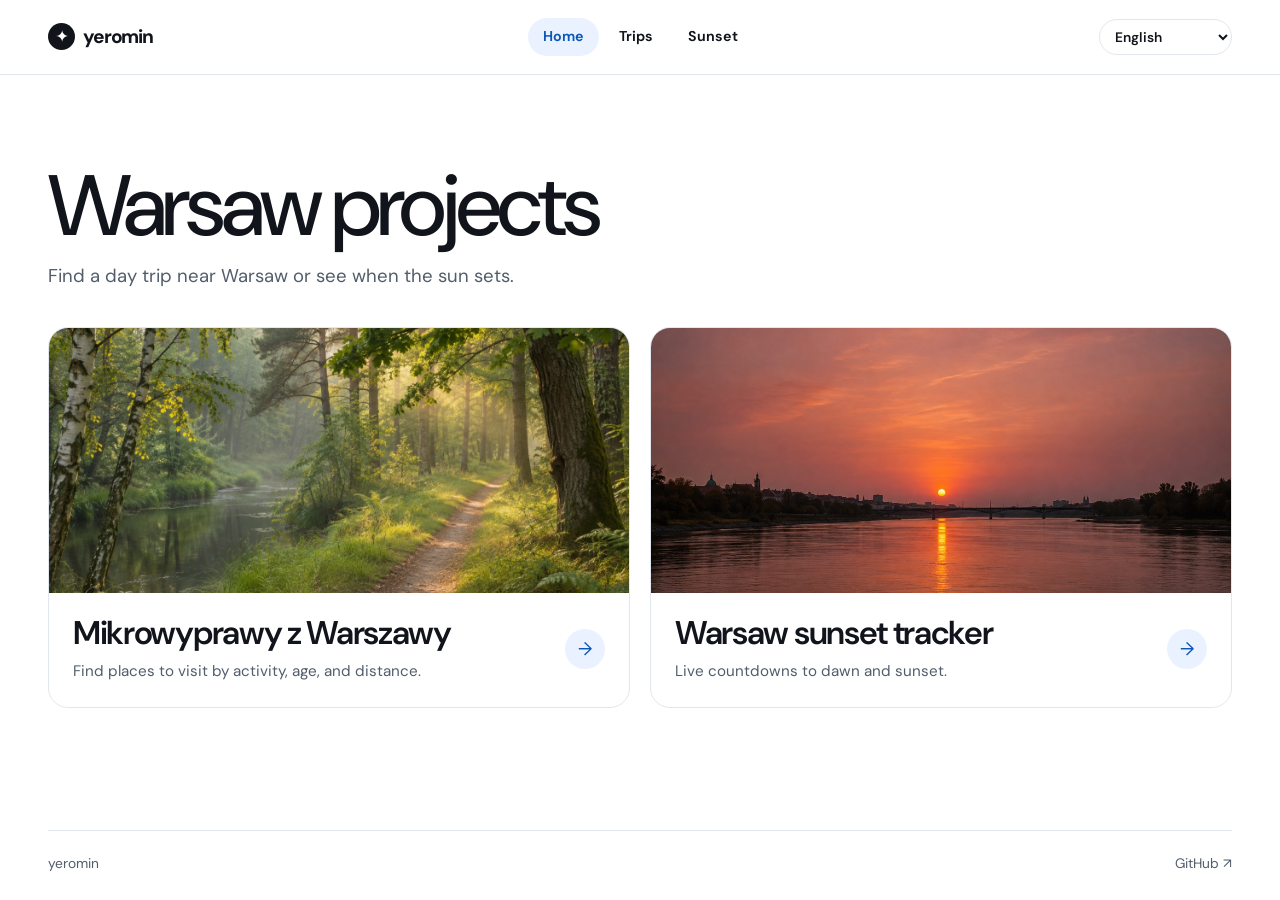
<file: index.html>
<!doctype html>
<html lang="en">
<head>
  <meta charset="utf-8">
  <meta name="viewport" content="width=device-width, initial-scale=1">
  <meta name="description" data-i18n-content="homeMeta" content="Explore day trips from Warsaw and track sunrise, sunset, and twilight.">
  <meta name="theme-color" content="#ffffff">
  <title data-i18n="homeTitle">Warsaw projects · yeromin</title>
  <link rel="icon" href="assets/favicon.png" type="image/png">
  <link rel="stylesheet" href="assets/site.css?v=11">
  <script type="module">
    import { wireLanguageSwitch } from "./assets/i18n.js?v=6";
    wireLanguageSwitch();
  </script>
</head>
<body>
  <a class="skip-link" href="#main" data-i18n="skip">Skip to content</a>
  <header class="site-header">
    <div class="shell header-inner">
      <a class="wordmark" href="./" aria-label="yeromin home" data-i18n-aria-label="siteHome"><span class="brand-mark" aria-hidden="true">✦</span>yeromin</a>
      <nav class="site-nav" aria-label="Main navigation" data-i18n-aria-label="navigation">
        <a href="./" aria-current="page" data-i18n="home">Home</a>
        <a href="mikrowyprawy/" data-i18n="trips">Trips</a>
        <a href="https://yeromin.github.io/warsaw-sunset/" data-i18n="sunset">Sunset</a>
      </nav>
      <select id="site-language" class="language-select" aria-label="Language" data-i18n-aria-label="language" hidden>
        <option value="en" lang="en">English</option>
        <option value="uk" lang="uk">Українська</option>
      </select>
    </div>
  </header>

  <main id="main" class="shell home-main">
    <div class="home-intro">
      <h1 data-i18n="homeHeading">Warsaw projects</h1>
      <p data-i18n="homeIntro">Find a day trip near Warsaw or see when the sun sets.</p>
    </div>

    <div class="project-grid">
      <a class="project-card" href="mikrowyprawy/">
        <img src="assets/woodland.jpg" alt="" width="1360" height="907" fetchpriority="high">
        <div class="project-info">
          <div>
            <h2 lang="pl">Mikrowyprawy z Warszawy</h2>
            <p data-i18n="tripProject">Find places to visit by activity, age, and distance.</p>
          </div>
          <span class="arrow-circle" aria-hidden="true">→</span>
        </div>
      </a>
      <a class="project-card" href="https://yeromin.github.io/warsaw-sunset/">
        <img src="assets/sunset.jpg" alt="" width="1140" height="760">
        <div class="project-info">
          <div>
            <h2 data-i18n="sunsetProjectTitle">Warsaw sunset tracker</h2>
            <p data-i18n="sunsetProject">Live countdowns to dawn and sunset.</p>
          </div>
          <span class="arrow-circle" aria-hidden="true">→</span>
        </div>
      </a>
    </div>
  </main>

  <footer class="site-footer shell">
    <span>yeromin</span>
    <a href="https://github.com/yeromin">GitHub <span aria-hidden="true">↗</span></a>
  </footer>
</body>
</html>
</file>
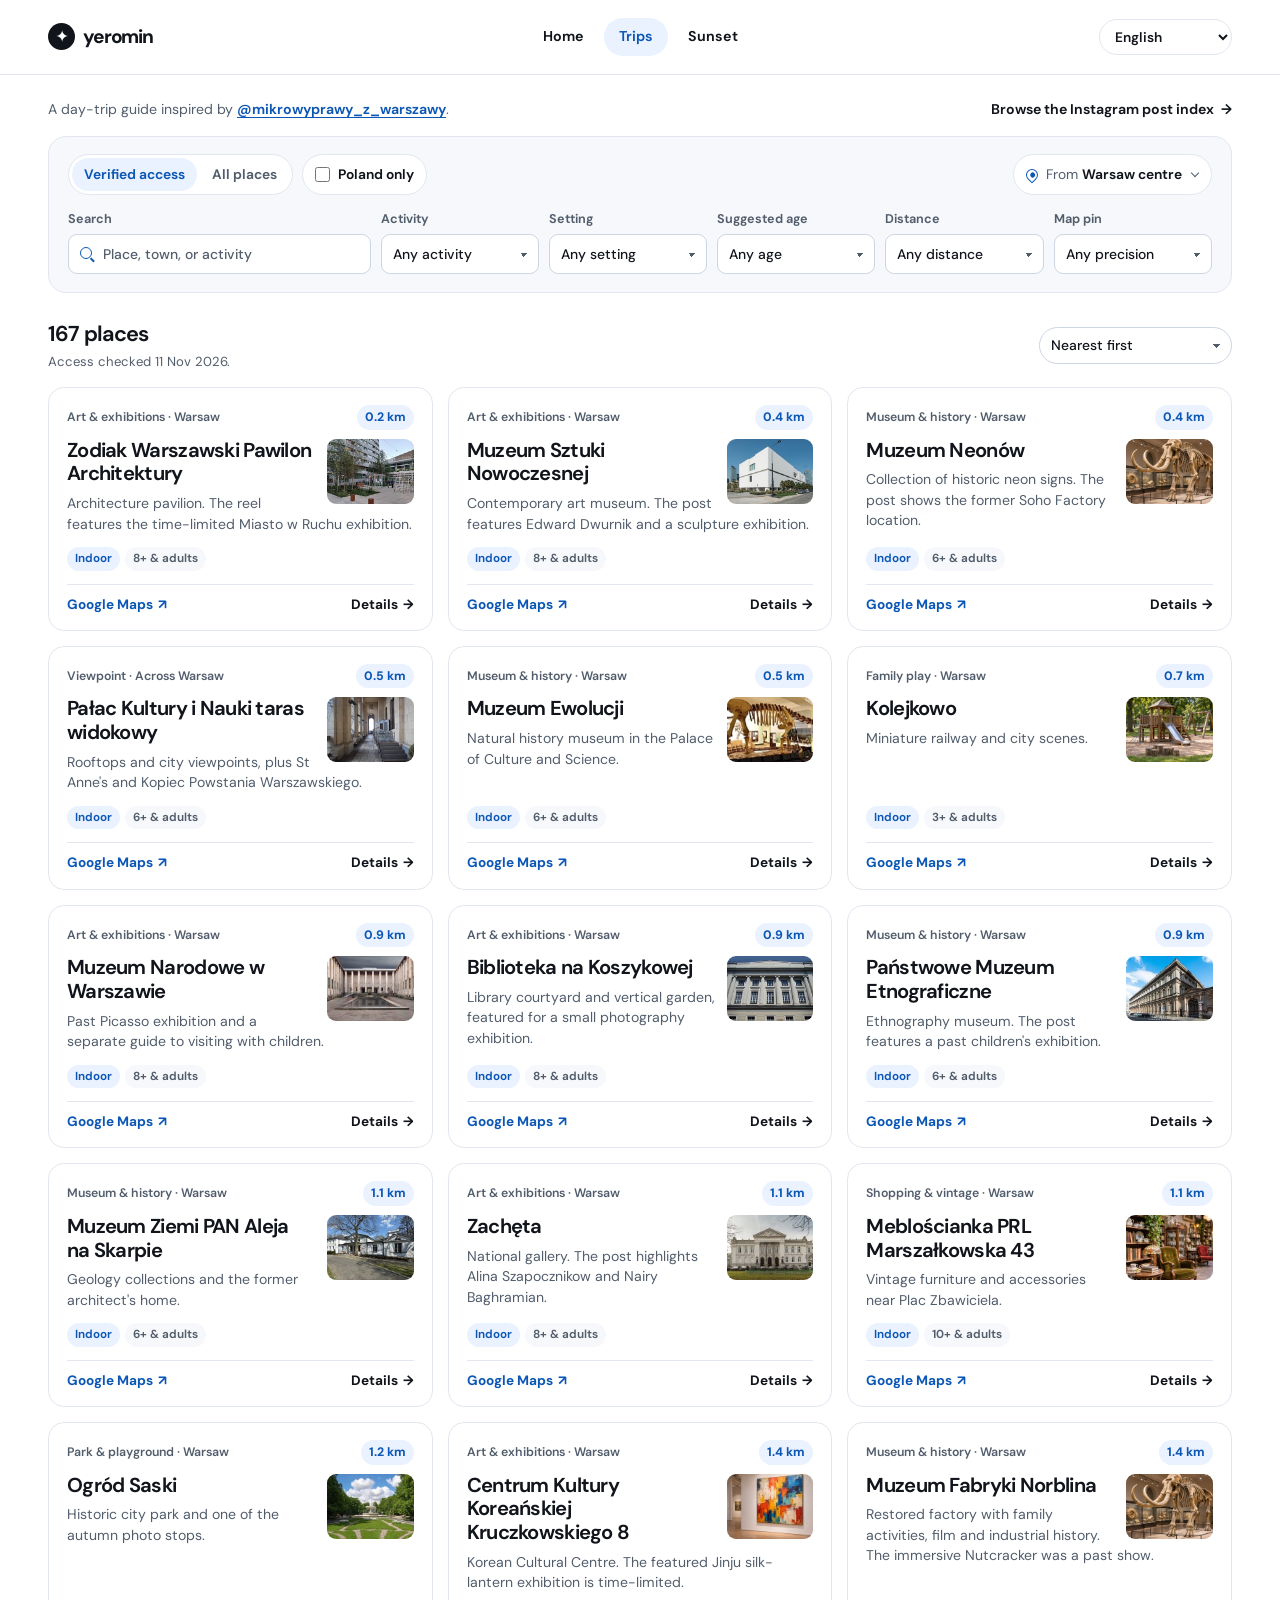
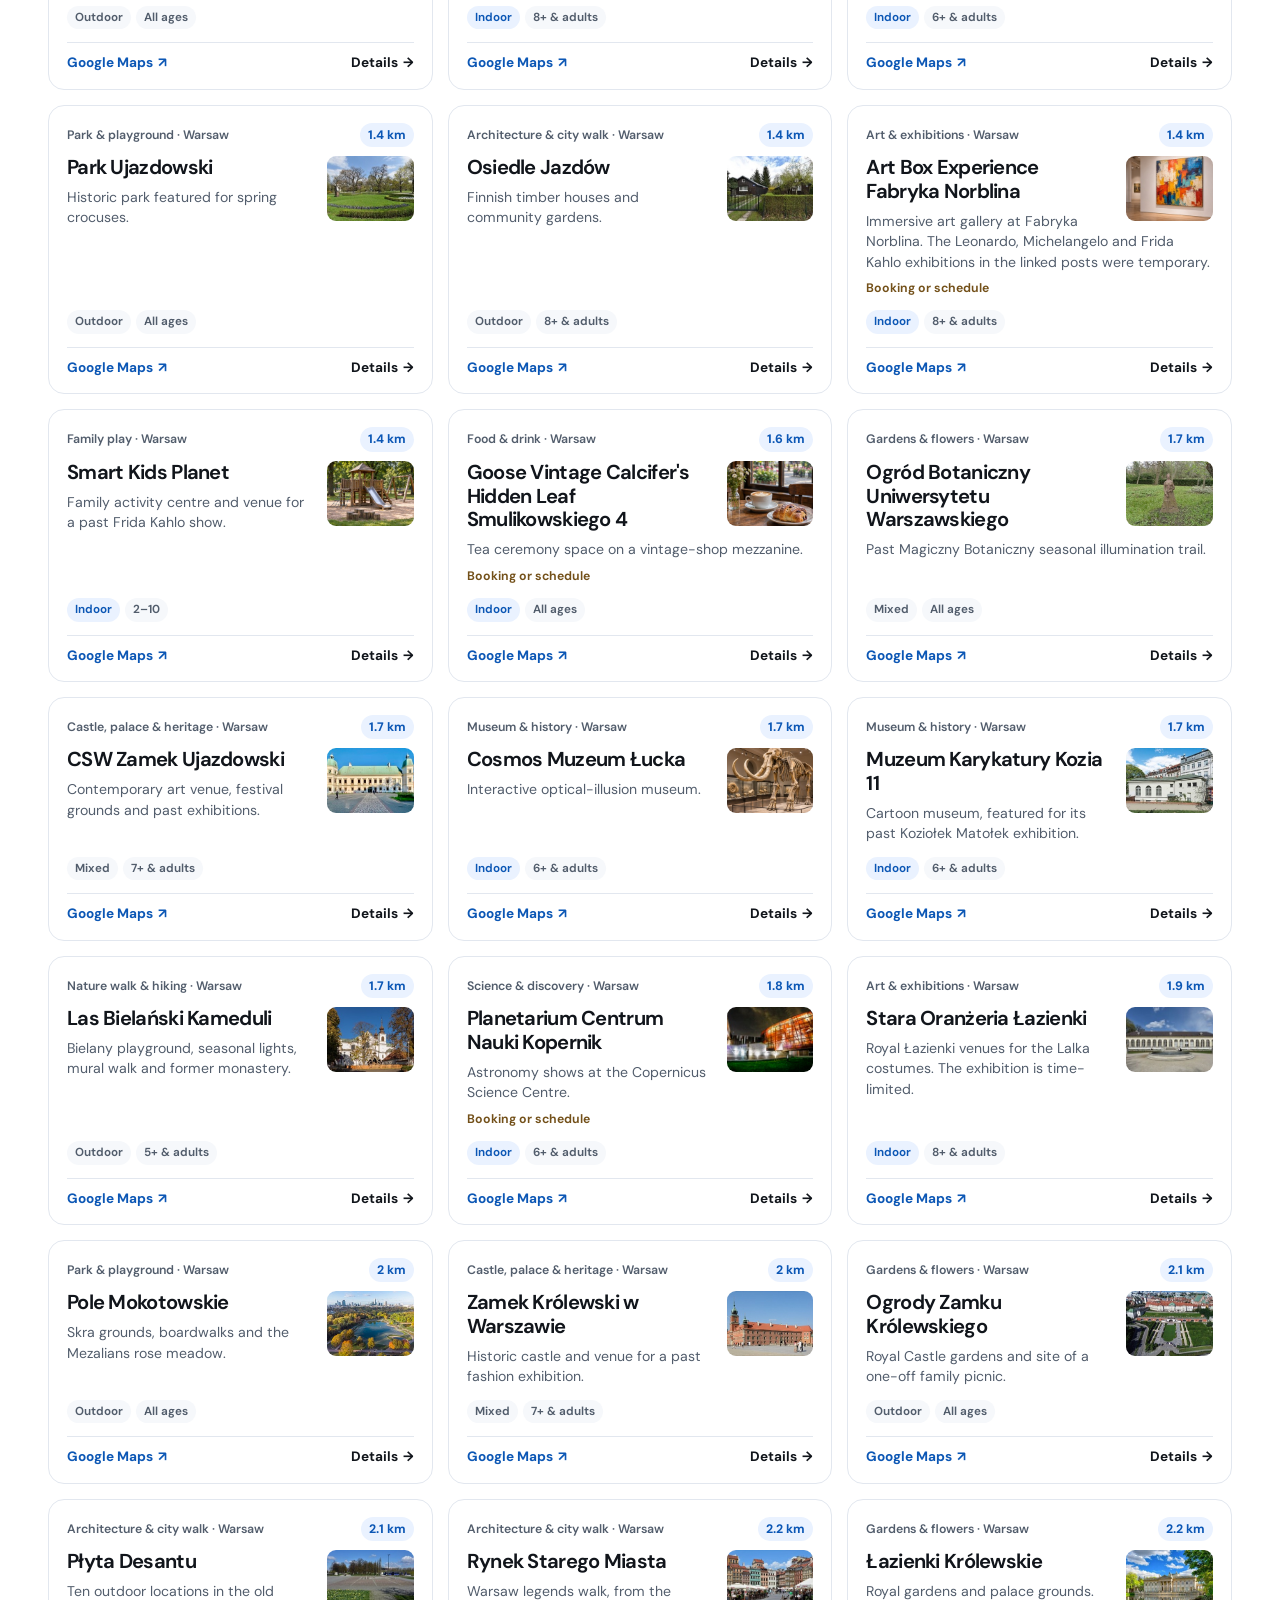
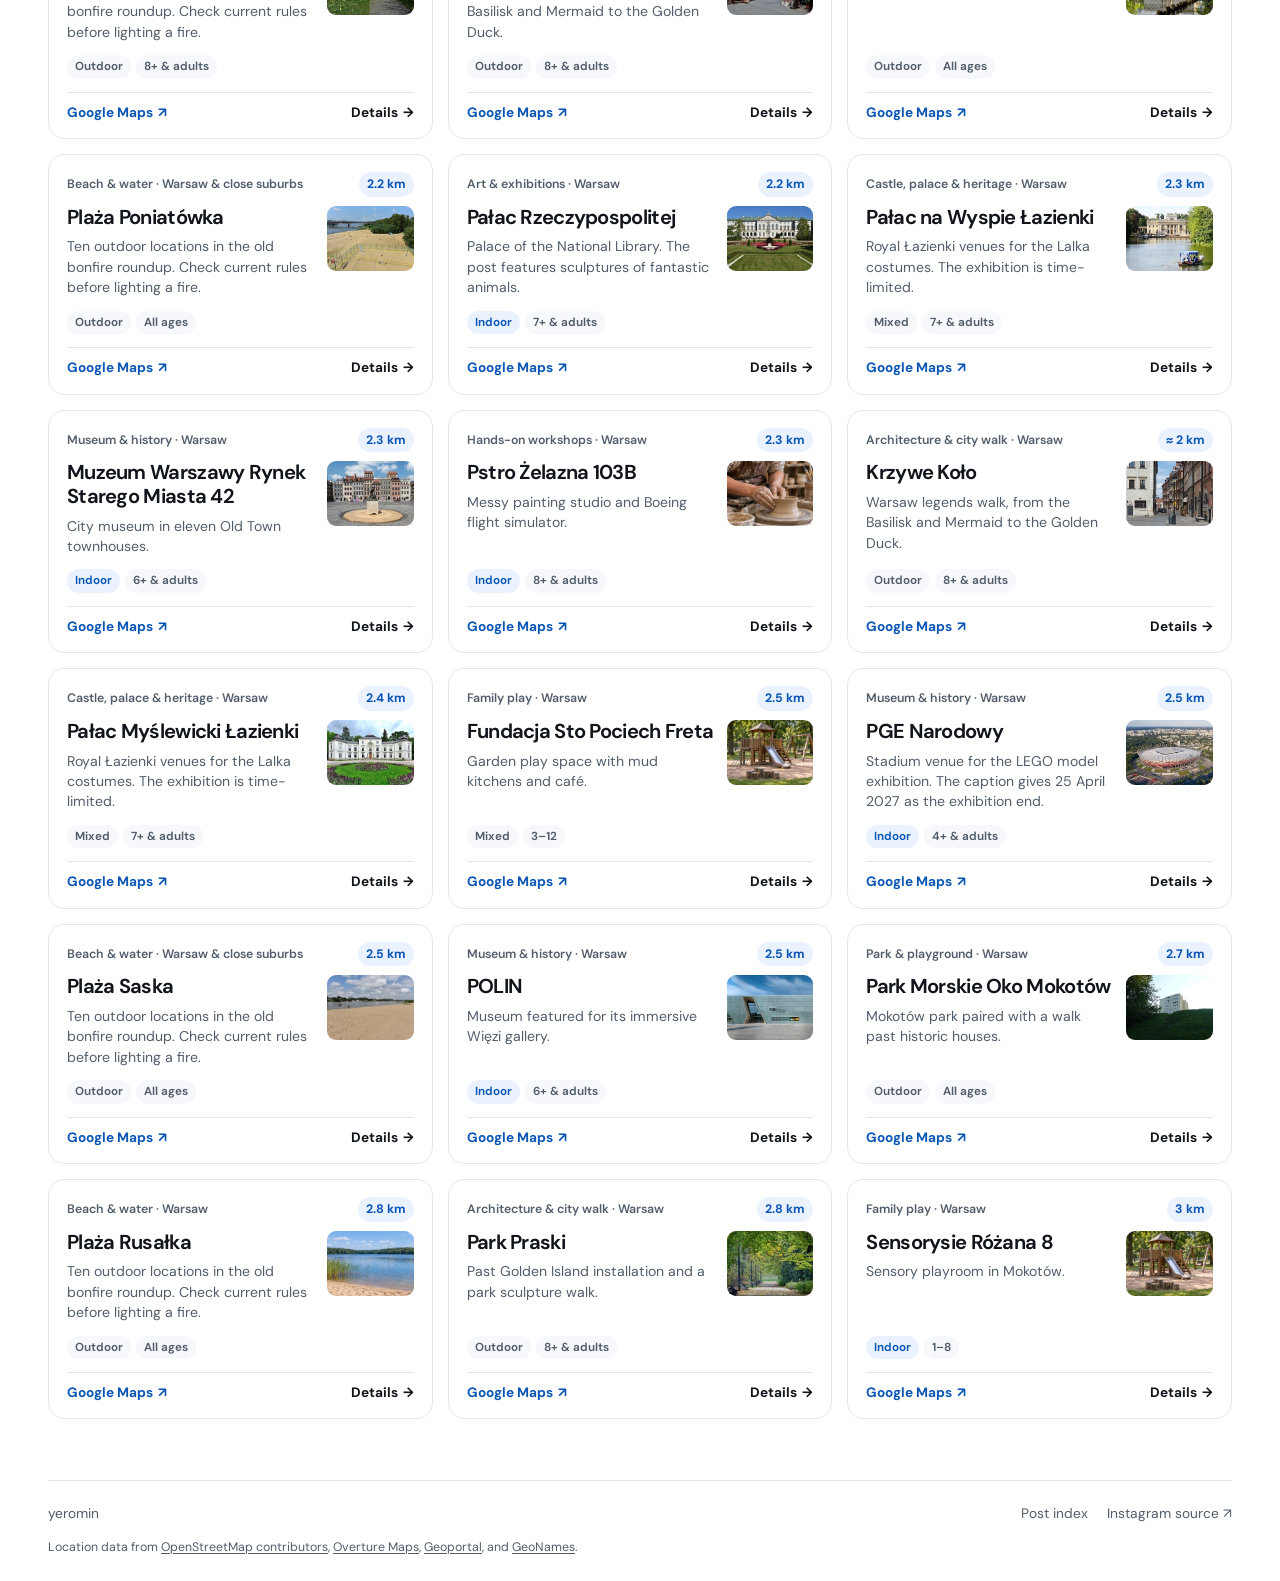
<file: mikrowyprawy/index.html>
<!doctype html>
<html lang="en">
<head>
  <meta charset="utf-8">
  <meta name="viewport" content="width=device-width, initial-scale=1">
  <meta name="description" data-i18n-content="tripMeta" content="Find day trips from Warsaw by visitor access, activity, age, and distance. Based on the Mikrowyprawy z Warszawy Instagram archive.">
  <meta name="theme-color" content="#ffffff">
  <title>Mikrowyprawy z Warszawy · yeromin</title>
  <link rel="icon" href="../assets/favicon.png" type="image/png">
  <link rel="stylesheet" href="../assets/site.css?v=11">
  <script type="module" src="./trips.js?v=13"></script>
</head>
<body>
  <a class="skip-link" href="#main" data-i18n="skip">Skip to content</a>
  <header class="site-header">
    <div class="shell header-inner">
      <a class="wordmark" href="../" aria-label="yeromin home" data-i18n-aria-label="siteHome"><span class="brand-mark" aria-hidden="true">✦</span>yeromin</a>
      <nav class="site-nav" aria-label="Main navigation" data-i18n-aria-label="navigation">
        <a href="../" data-i18n="home">Home</a>
        <a href="./" aria-current="page" data-i18n="trips">Trips</a>
        <a href="https://yeromin.github.io/warsaw-sunset/" data-i18n="sunset">Sunset</a>
      </nav>
      <select id="site-language" class="language-select" aria-label="Language" data-i18n-aria-label="language" hidden>
        <option value="en" lang="en">English</option>
        <option value="uk" lang="uk">Українська</option>
      </select>
    </div>
  </header>

  <main id="main" class="shell trip-main">
    <h1 class="sr-only" data-i18n="trips">Trips</h1>
    <div class="trip-intro">
      <p><span data-i18n="tripIntro">A day-trip guide inspired by</span> <a href="https://www.instagram.com/mikrowyprawy_z_warszawy/" target="_blank" rel="noopener">@mikrowyprawy_z_warszawy</a>.</p>
      <a class="archive-link" href="posts/"><span data-i18n="browsePosts">Browse the Instagram post index</span><span aria-hidden="true">→</span></a>
    </div>

    <section aria-label="Find a trip" data-i18n-aria-label="findTrip">
      <div class="filter-panel" id="find-trips" tabindex="-1">
        <div class="explorer-tools">
          <div class="scope-controls">
            <div class="view-toggle" role="group" aria-label="Places to show" data-i18n-aria-label="placesToShow">
              <button type="button" data-scope="verified" aria-pressed="true" data-i18n="verified">Verified access</button>
              <button type="button" data-scope="all" aria-pressed="false" data-i18n="allPlaces">All places</button>
            </div>
            <label class="country-filter">
              <input type="checkbox" name="poland" form="filters">
              <span data-i18n="polandOnly">Poland only</span>
            </label>
          </div>
          <button class="start-button" id="open-start" type="button" aria-haspopup="dialog">
            <span class="pin-icon" aria-hidden="true"></span>
            <span><span data-i18n="from">From</span> <strong id="start-name">Warsaw centre</strong></span>
            <span class="chevron" aria-hidden="true"></span>
          </button>
        </div>

        <form id="filters" class="filters" role="search" aria-label="Filter places" data-i18n-aria-label="filterPlaces">
          <label class="field search-field">
            <span data-i18n="search">Search</span>
            <span class="search-box"><span class="search-icon" aria-hidden="true"></span><input name="q" type="search" placeholder="Place, town, or activity" data-i18n-placeholder="tripSearch"></span>
          </label>
          <label class="field">
            <span data-i18n="activity">Activity</span>
            <select name="activity"><option value="" data-i18n="anyActivity">Any activity</option></select>
          </label>
          <label class="field">
            <span data-i18n="setting">Setting</span>
            <select name="setting">
              <option value="" data-i18n="anySetting">Any setting</option>
              <option value="Outdoor">Outdoor</option>
              <option value="Indoor">Indoor</option>
              <option value="Mixed">Mixed</option>
            </select>
          </label>
          <label class="field age-field">
            <span data-i18n="age">Suggested age</span>
            <select name="age"><option value="" data-i18n="anyAge">Any age</option></select>
          </label>
          <label class="field distance-field">
            <span data-i18n="distance">Distance</span>
            <select name="within">
              <option value="" data-i18n="anyDistance">Any distance</option>
              <option value="5">Within 5 km</option>
              <option value="15">Within 15 km</option>
              <option value="30">Within 30 km</option>
              <option value="60">Within 60 km</option>
              <option value="100">Within 100 km</option>
              <option value="200">Within 200 km</option>
              <option value="400">Within 400 km</option>
              <option value="800">Within 800 km</option>
              <option value="1600">Within 1,600 km</option>
            </select>
          </label>
          <label class="field">
            <span data-i18n="pin">Map pin</span>
            <select name="pin">
              <option value="" data-i18n="anyPrecision">Any precision</option>
              <option value="place" data-i18n="exactPins">Place pins</option>
              <option value="area" data-i18n="areaPins">Area estimates</option>
            </select>
          </label>
          <label id="status-field" class="field status-field" hidden>
            <span data-i18n="visitStatus">Visit status</span>
            <select name="status"><option value="" data-i18n="anyStatus">Any status</option></select>
          </label>
        </form>
      </div>

      <div class="result-bar">
        <div>
          <h2 id="result-count" aria-live="polite">Loading places…</h2>
          <p class="result-note" id="result-note"></p>
        </div>
        <div class="result-actions">
          <button class="text-button" type="button" id="clear-filters" data-i18n="clearFilters" hidden>Clear filters</button>
          <label class="sort-field"><span class="sr-only" data-i18n="sort">Sort places</span><select id="sort-order">
            <option value="near" data-i18n="nearest">Nearest first</option>
            <option value="name" data-i18n="alphabetical">Name A–Z</option>
            <option value="recent" data-i18n="latest">Latest Instagram posts</option>
          </select></label>
        </div>
      </div>

      <noscript><p class="empty-state">Enable JavaScript to search and filter the archive.</p></noscript>
      <div id="places" class="place-grid" aria-labelledby="result-count"></div>
      <p id="empty-places" class="empty-state" data-i18n="noPlaces" hidden>No places match these filters. Try a different activity, age, or distance.</p>
    </section>
  </main>

  <footer class="site-footer shell">
    <a href="../">yeromin</a>
    <div class="footer-links"><a href="posts/" data-i18n="postIndex">Post index</a><a href="https://www.instagram.com/mikrowyprawy_z_warszawy/" target="_blank" rel="noopener"><span data-i18n="instagramSource">Instagram source</span> <span aria-hidden="true">↗</span></a></div>
  </footer>
  <div class="map-credits shell"><span data-i18n="locationData">Location data from</span> <a href="https://www.openstreetmap.org/copyright" data-i18n="osmContributors">OpenStreetMap contributors</a>, <a href="https://docs.overturemaps.org/attribution/">Overture Maps</a>, <a href="https://www.geoportal.gov.pl/en/data/national-register-of-geographical-names/">Geoportal</a>, <span data-i18n="and">and</span> <a href="https://www.geonames.org/export/">GeoNames</a>.</div>

  <template id="place-card">
    <article class="place-card">
      <div class="place-top"><p class="place-context"></p><span class="place-distance"></span></div>
      <div class="place-text">
        <img class="place-photo" alt="" width="240" height="180" loading="lazy" decoding="async">
        <h3></h3>
        <p class="place-description"></p>
      </div>
      <div class="place-tags"></div>
      <div class="place-actions">
        <a class="map-link" target="_blank" rel="noopener">Google Maps <span aria-hidden="true">↗</span></a>
        <button type="button" class="text-button details-button" aria-haspopup="dialog"><span class="details-label">Details</span> <span aria-hidden="true">→</span></button>
      </div>
    </article>
  </template>

  <dialog id="place-dialog" class="dialog" aria-labelledby="place-title">
    <div class="dialog-heading">
      <h2 id="place-title"></h2>
      <form method="dialog"><button class="close-button" type="submit" aria-label="Close place details" data-i18n-aria-label="closeDetails">×</button></form>
    </div>
    <div id="place-details"></div>
  </dialog>

  <dialog id="start-dialog" class="dialog start-dialog" aria-labelledby="start-title">
    <div class="dialog-heading">
      <h2 id="start-title" data-i18n="start">Starting point</h2>
      <form method="dialog"><button class="close-button" type="submit" aria-label="Close starting point" data-i18n-aria-label="closeStart">×</button></form>
    </div>
    <p data-i18n="startIntro">Enter a city to measure straight-line distances from its centre, or paste coordinates for an exact starting point. Your starting point stays in this browser.</p>
    <button class="button button-outline" id="use-location" type="button" data-i18n="useLocation">Use my current location</button>
    <form id="custom-start" class="start-form">
      <label class="field"><span data-i18n="cityOrCoords">City or coordinates</span><input name="origin" type="text" placeholder="Kraków" data-i18n-placeholder="exampleCity" autocomplete="off" autofocus required></label>
      <button class="button button-primary" type="submit" data-i18n="saveHome">Save as Home</button>
      <label class="field city-choice" hidden><span data-i18n="matchingCities">Matching cities</span><select name="city" disabled required></select></label>
    </form>
    <p class="form-message" id="start-message" role="status"></p>
    <button class="text-button" type="button" id="reset-start" data-i18n="resetStart">Use Warsaw centre</button>
  </dialog>
</body>
</html>
</file>
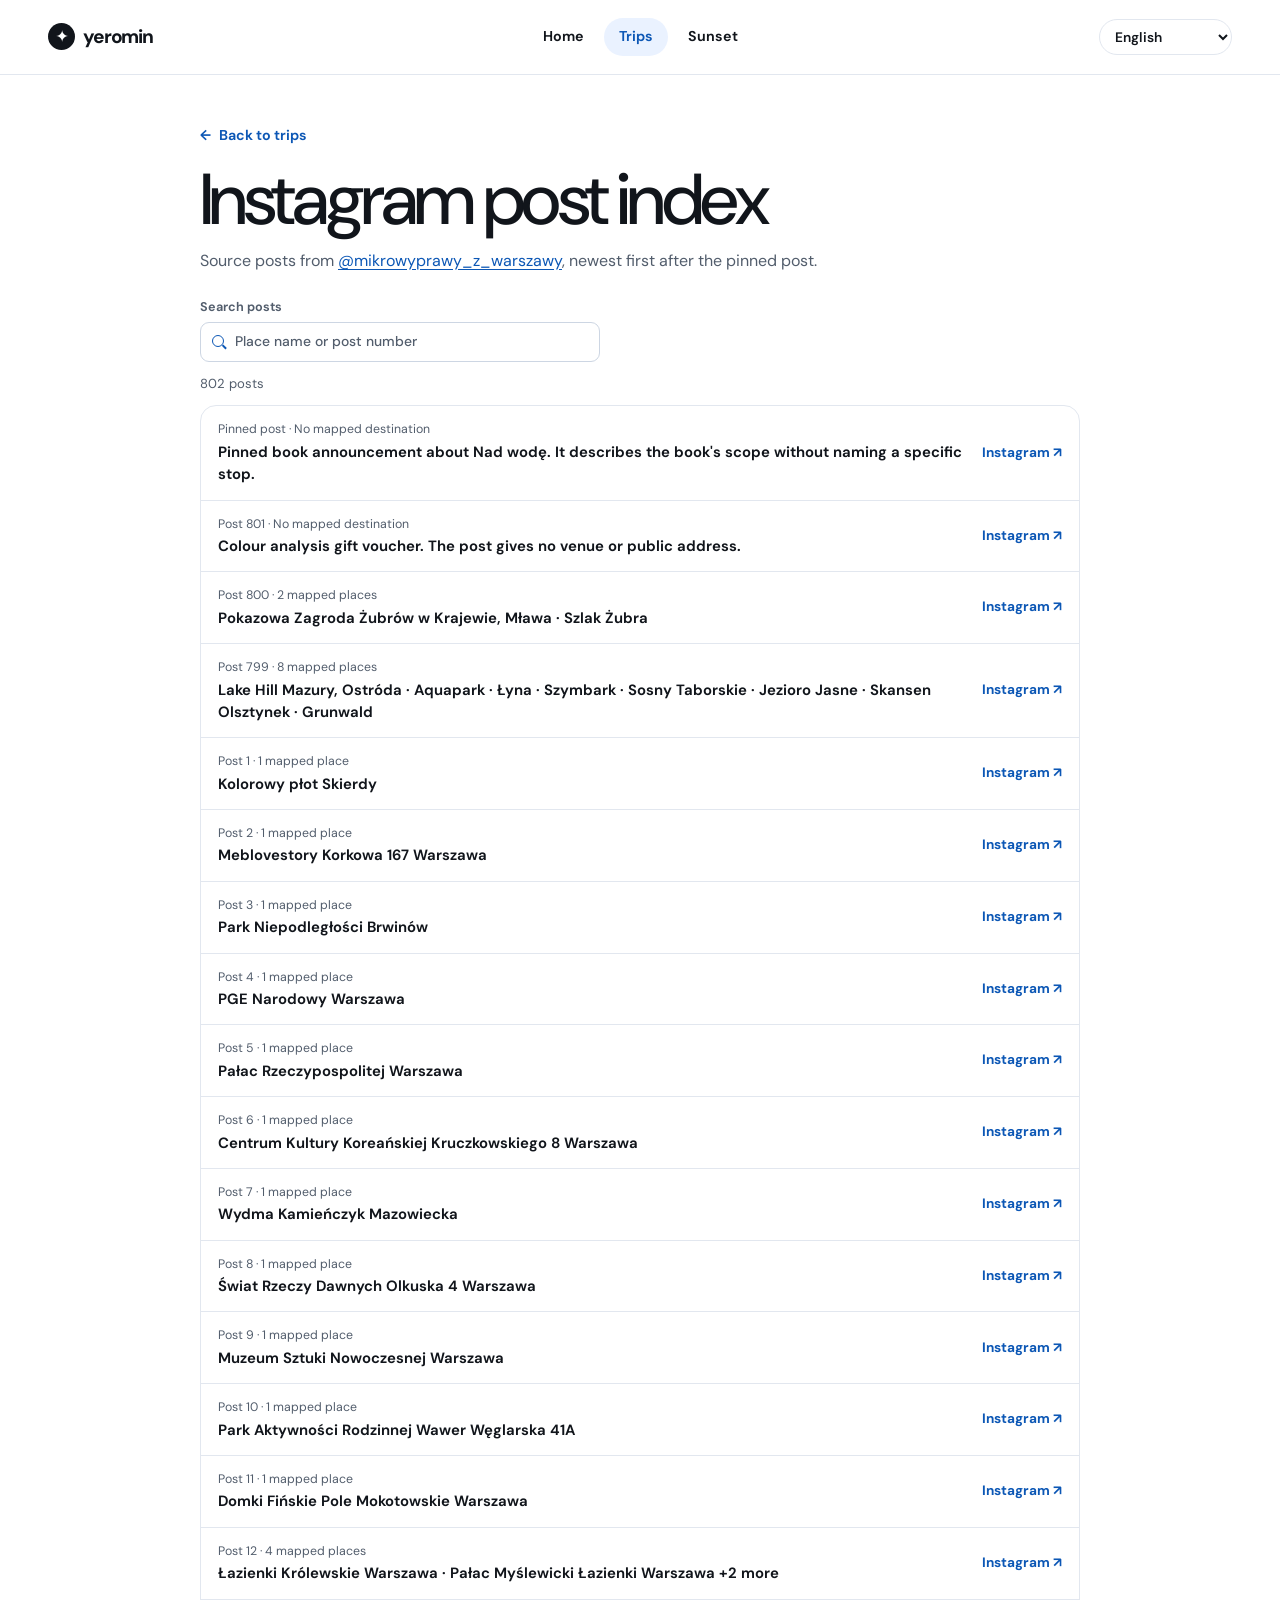
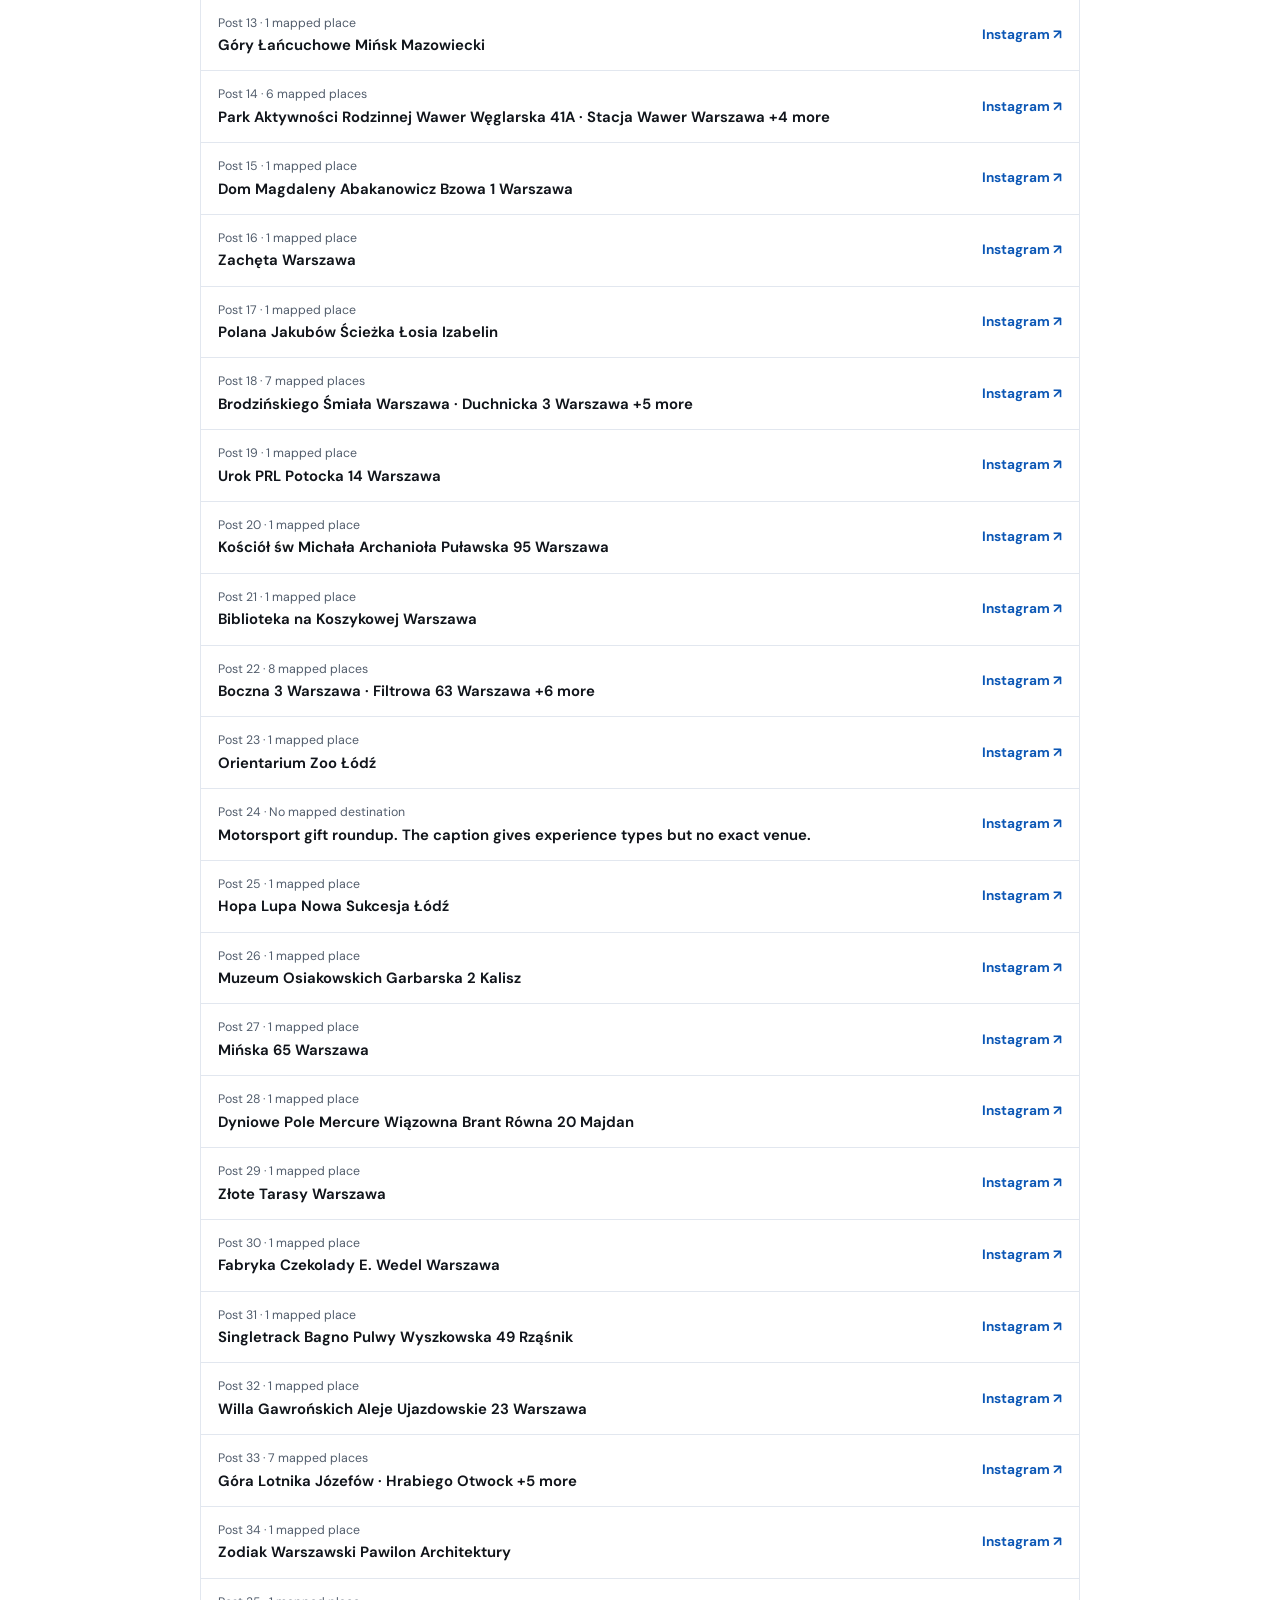
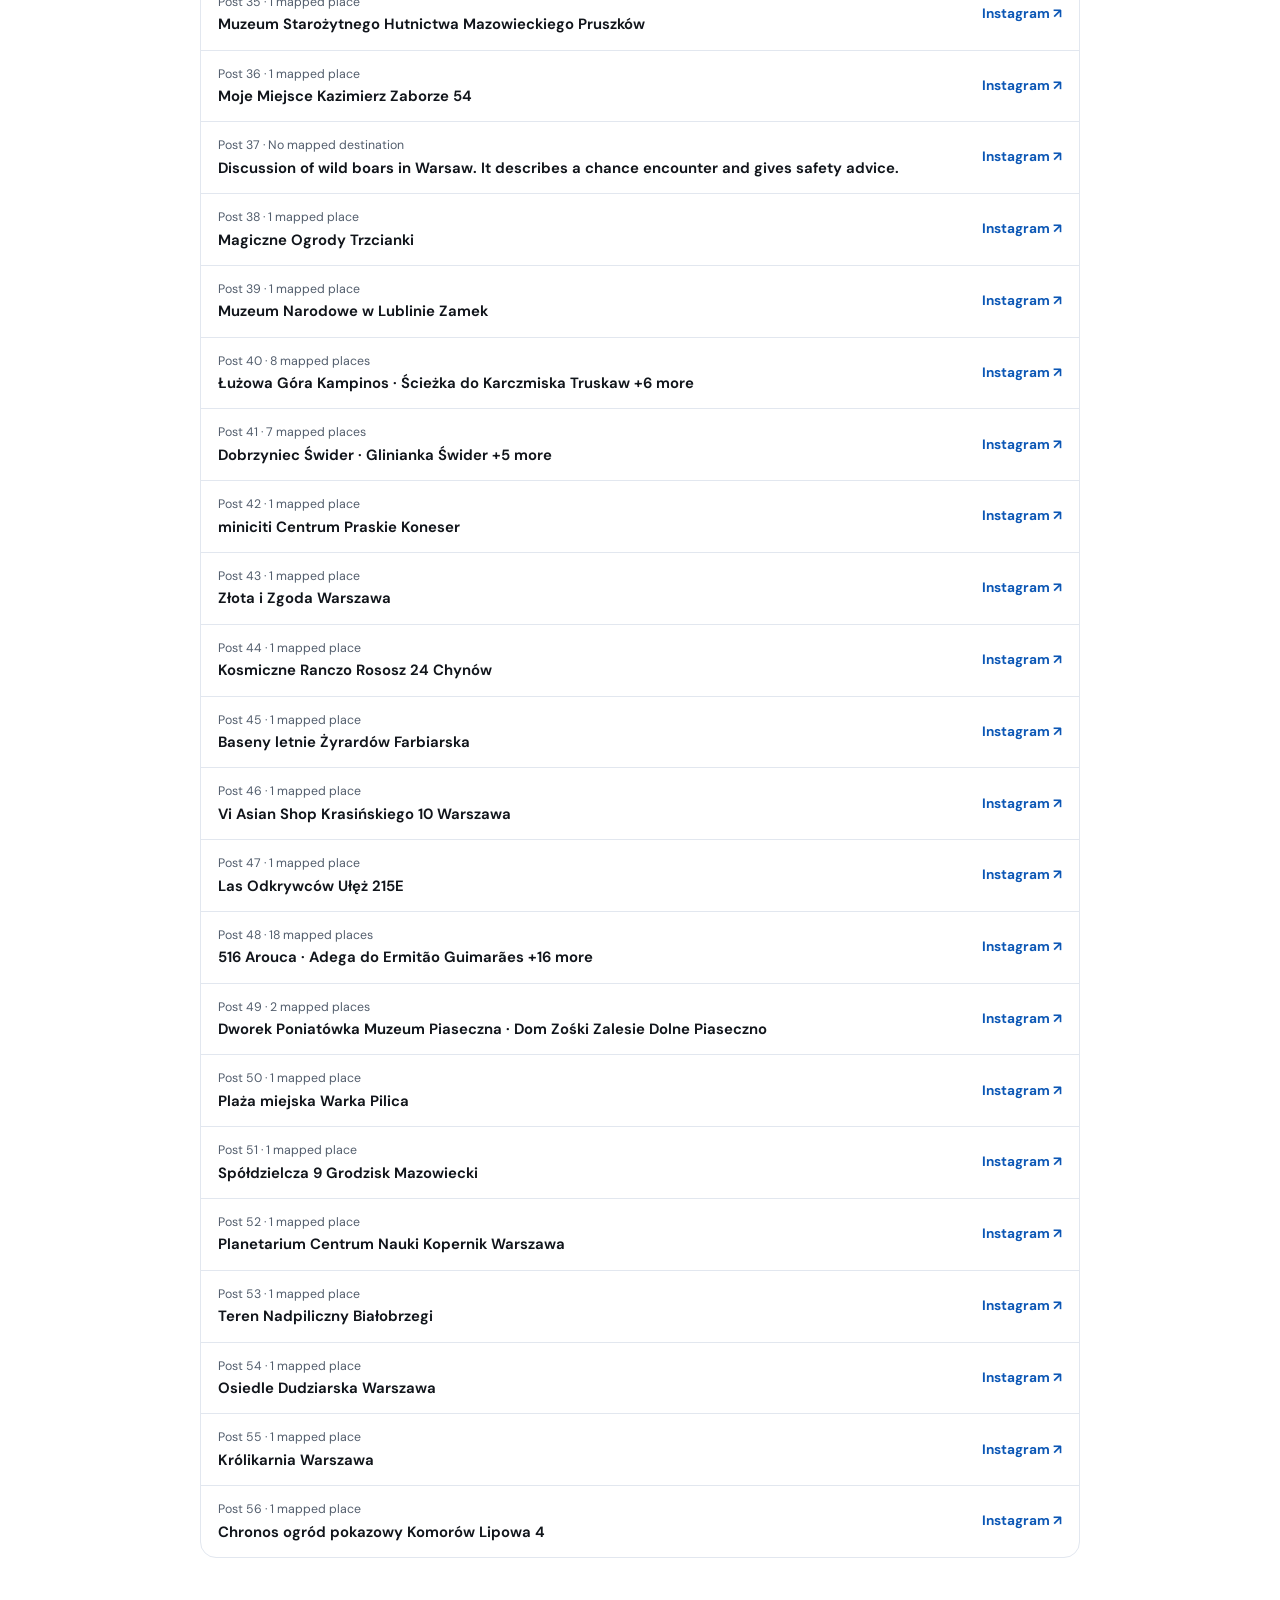
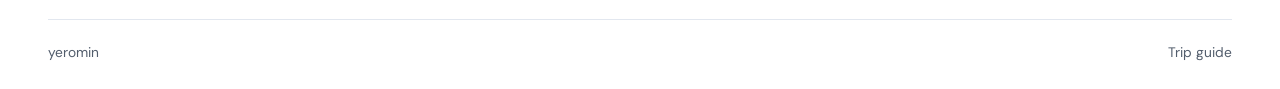
<file: mikrowyprawy/posts/index.html>
<!doctype html>
<html lang="en">
<head>
  <meta charset="utf-8">
  <meta name="viewport" content="width=device-width, initial-scale=1">
  <meta name="description" data-i18n-content="postsMeta" content="The Instagram post index behind the Mikrowyprawy z Warszawy trip guide.">
  <meta name="theme-color" content="#ffffff">
  <title data-i18n="postsTitle">Instagram post index · Mikrowyprawy z Warszawy</title>
  <link rel="icon" href="../../assets/favicon.png" type="image/png">
  <link rel="stylesheet" href="../../assets/site.css?v=11">
  <script type="module" src="./posts.js?v=9"></script>
</head>
<body>
  <a class="skip-link" href="#main" data-i18n="skip">Skip to content</a>
  <header class="site-header">
    <div class="shell header-inner">
      <a class="wordmark" href="../../" aria-label="yeromin home" data-i18n-aria-label="siteHome"><span class="brand-mark" aria-hidden="true">✦</span>yeromin</a>
      <nav class="site-nav" aria-label="Main navigation" data-i18n-aria-label="navigation">
        <a href="../../" data-i18n="home">Home</a>
        <a href="../" aria-current="location" data-i18n="trips">Trips</a>
        <a href="https://yeromin.github.io/warsaw-sunset/" data-i18n="sunset">Sunset</a>
      </nav>
      <select id="site-language" class="language-select" aria-label="Language" data-i18n-aria-label="language" hidden>
        <option value="en" lang="en">English</option>
        <option value="uk" lang="uk">Українська</option>
      </select>
    </div>
  </header>

  <main id="main" class="shell post-main">
    <a class="back-link" href="../"><span aria-hidden="true">←</span><span data-i18n="backToTrips">Back to trips</span></a>
    <h1 data-i18n="postsHeading">Instagram post index</h1>
    <p><span data-i18n="postsIntro">Source posts from</span> <a href="https://www.instagram.com/mikrowyprawy_z_warszawy/" target="_blank" rel="noopener">@mikrowyprawy_z_warszawy</a>, <span data-i18n="postsOrder">newest first after the pinned post.</span></p>

    <form id="post-search" class="post-search" role="search" aria-label="Search the post index" data-i18n-aria-label="searchIndex">
      <label class="field search-field"><span data-i18n="searchPosts">Search posts</span><span class="search-box"><span class="search-icon" aria-hidden="true"></span><input name="q" type="search" placeholder="Place name or post number" data-i18n-placeholder="postSearch"></span></label>
    </form>
    <p id="post-count" class="result-note" aria-live="polite">Loading posts…</p>
    <noscript><p class="empty-state">Enable JavaScript to browse the post index.</p></noscript>
    <ol id="post-list" class="post-list"></ol>
  </main>

  <footer class="site-footer shell"><a href="../../">yeromin</a><a href="../" data-i18n="tripGuide">Trip guide</a></footer>
</body>
</html>
</file>
<file: assets/site.css>
@font-face {
  font-family: "DM Sans";
  src: url("./dm-sans.ttf") format("truetype");
  font-style: normal;
  font-weight: 100 1000;
  font-display: swap;
}

:root {
  color-scheme: light;
  --paper: #fff;
  --surface: #f6f8fb;
  --ink: #11151b;
  --muted: #525d6c;
  --line: #e2e7ef;
  --line-strong: #cdd6e3;
  --blue: #0c57b5;
  --blue-dark: #08448f;
  --blue-soft: #eaf2ff;
  --blue-line: #adc9ee;
  --sans: "DM Sans", system-ui, sans-serif;
}

:root[lang="uk"] { --sans: system-ui, sans-serif; }

* { box-sizing: border-box; }
[hidden] { display: none !important; }

body {
  display: flex;
  flex-direction: column;
  min-height: 100vh;
  margin: 0;
  background: var(--paper);
  color: var(--ink);
  font: 400 1rem/1.5 var(--sans);
}

main { flex: 1; }
h1, h2, h3, p { margin: 0; }
h1 { font-weight: 475; line-height: 1.02; letter-spacing: -0.05em; }
a { color: var(--blue); text-underline-offset: 0.2em; }
a:hover { color: var(--blue-dark); }
button, input, select { font: inherit; }
button { cursor: pointer; }
button:disabled { cursor: wait; }
img { display: block; max-width: 100%; }

:focus-visible {
  outline: 2px solid var(--blue);
  outline-offset: 3px;
}

.shell { width: min(1200px, calc(100% - 96px)); margin-inline: auto; }
#main, #find-trips { scroll-margin-top: 92px; }

.sr-only, .skip-link:not(:focus) {
  position: absolute;
  width: 1px;
  height: 1px;
  overflow: hidden;
  clip-path: inset(50%);
  white-space: nowrap;
}

.skip-link:focus {
  position: fixed;
  z-index: 3;
  top: 1rem;
  left: 1rem;
  padding: 0.5rem 1rem;
  background: var(--paper);
}

.site-header {
  position: sticky;
  top: 0;
  z-index: 2;
  border-bottom: 1px solid var(--line);
  background: var(--paper);
}

.header-inner {
  display: grid;
  min-height: 74px;
  grid-template-columns: 1fr auto 1fr;
  align-items: center;
  gap: 16px;
}

.wordmark, .site-nav {
  display: flex;
  align-items: center;
}

.wordmark {
  justify-self: start;
  gap: 8px;
  color: var(--ink);
  text-decoration: none;
  font-size: 1.2rem;
  font-weight: 750;
  letter-spacing: -0.06em;
}

.wordmark:hover { color: var(--ink); }

.brand-mark {
  display: grid;
  width: 27px;
  height: 27px;
  place-items: center;
  border-radius: 50%;
  background: var(--ink);
  color: var(--paper);
  font-size: 1.03rem;
  line-height: 1;
}

.site-nav { flex-wrap: wrap; justify-content: center; gap: 5px; }

.site-nav a {
  padding: 8px 15px;
  border-radius: 999px;
  color: var(--ink);
  text-decoration: none;
  font-size: 0.89rem;
  font-weight: 650;
}

.site-nav a:hover { background: var(--surface); }
.site-nav [aria-current] { background: var(--blue-soft); color: var(--blue); }

.language-select {
  justify-self: end;
  max-width: 100%;
  padding: 7px 11px;
  border: 1px solid var(--line);
  border-radius: 999px;
  background: var(--paper);
  color: var(--ink);
  font-size: 0.86rem;
  font-weight: 600;
}

.site-footer {
  display: flex;
  flex-wrap: wrap;
  align-items: center;
  justify-content: space-between;
  gap: 1rem;
  padding-block: 22px 26px;
  border-top: 1px solid var(--line);
  color: var(--muted);
  font-size: 0.86rem;
}

.site-footer a { color: inherit; text-decoration: none; }
.site-footer a:hover { text-decoration: underline; }
.footer-links { display: flex; flex-wrap: wrap; gap: 0.6rem 1.2rem; }
.map-credits { margin-top: -12px; padding-bottom: 24px; color: var(--muted); font-size: 0.77rem; }
.map-credits a { color: inherit; }

.button {
  display: inline-flex;
  min-height: 42px;
  align-items: center;
  justify-content: center;
  gap: 9px;
  padding: 9px 16px;
  border: 1px solid transparent;
  border-radius: 999px;
  text-decoration: none;
  font-size: 0.88rem;
  font-weight: 700;
  transition: background 150ms ease, border-color 150ms ease, color 150ms ease;
}

.button-outline { border-color: var(--line-strong); background: var(--paper); color: var(--ink); }
.button-outline:hover { border-color: var(--blue); color: var(--blue); }
.button-primary { background: var(--blue); color: var(--paper); }
.button-primary:hover { background: var(--blue-dark); color: var(--paper); }

.home-main { padding-block: clamp(52px, 7vw, 88px) 64px; }
.home-intro { margin-bottom: 36px; }
.home-intro h1 { font-size: clamp(3rem, 7vw, 5.35rem); }
.home-intro p { margin-top: 13px; color: var(--muted); font-size: clamp(1rem, 2vw, 1.16rem); }

.project-grid { display: grid; grid-template-columns: repeat(2, minmax(0, 1fr)); gap: 20px; }

.project-card {
  overflow: hidden;
  border: 1px solid var(--line);
  border-radius: 20px;
  background: var(--paper);
  color: var(--ink);
  text-decoration: none;
  transition: border-color 150ms ease, transform 150ms ease;
}

.project-card:hover {
  transform: translateY(-2px);
  border-color: var(--blue-line);
  color: var(--ink);
}

.project-card img { width: 100%; height: clamp(172px, 22vw, 265px); object-fit: cover; }
.project-info { display: flex; gap: 16px; align-items: center; justify-content: space-between; padding: 22px 24px 24px; }
.project-info h2 { font-size: clamp(1.38rem, 2.7vw, 2.05rem); font-weight: 600; line-height: 1.12; letter-spacing: -0.04em; }
.project-info p { margin-top: 8px; color: var(--muted); font-size: 0.95rem; }

.arrow-circle {
  display: grid;
  flex: 0 0 40px;
  height: 40px;
  place-items: center;
  border-radius: 50%;
  background: var(--blue-soft);
  color: var(--blue);
  font-size: 1.15rem;
  line-height: 1;
  transition: background 150ms ease, color 150ms ease;
}

.project-card:hover .arrow-circle { background: var(--blue); color: var(--paper); }

.trip-main { padding-block: 24px 60px; }

.trip-intro {
  display: flex;
  flex-wrap: wrap;
  align-items: baseline;
  justify-content: space-between;
  gap: 7px 18px;
  margin-bottom: 16px;
  color: var(--muted);
  font-size: 0.88rem;
}

.trip-intro p a { overflow-wrap: anywhere; font-weight: 650; }
.archive-link { display: inline-flex; align-items: center; gap: 7px; color: var(--ink); text-decoration: none; font-weight: 650; }
.archive-link:hover { text-decoration: underline; }

.filter-panel {
  padding: 17px 19px 18px;
  border: 1px solid var(--line);
  border-radius: 18px;
  background: var(--surface);
}

.explorer-tools { display: flex; align-items: center; justify-content: space-between; flex-wrap: wrap; gap: 10px; }
.scope-controls { display: flex; flex-wrap: wrap; align-items: center; gap: 9px; }

.view-toggle {
  display: inline-flex;
  flex-wrap: wrap;
  align-items: center;
  gap: 3px;
  padding: 3px;
  border: 1px solid var(--line);
  border-radius: 999px;
  background: var(--paper);
}

.view-toggle button {
  min-height: 33px;
  padding: 5px 12px;
  border: 0;
  border-radius: 999px;
  background: transparent;
  color: var(--muted);
  font-size: 0.86rem;
  font-weight: 650;
}

.view-toggle button:hover { color: var(--ink); }
.view-toggle button[aria-pressed="true"] { background: var(--blue-soft); color: var(--blue); }

.country-filter, .start-button {
  display: inline-flex;
  align-items: center;
  gap: 8px;
  min-height: 41px;
  padding: 7px 12px;
  border: 1px solid var(--line);
  border-radius: 999px;
  background: var(--paper);
  color: var(--ink);
  font-size: 0.86rem;
}

.country-filter { cursor: pointer; font-weight: 650; }
.country-filter input { width: 15px; height: 15px; margin: 0; accent-color: var(--blue); }
.country-filter:hover, .start-button:hover { border-color: var(--blue-line); }
.country-filter:has(:checked) { border-color: var(--blue-line); background: var(--blue-soft); color: var(--blue); }
.start-button { color: var(--muted); }
.start-button strong { color: var(--ink); font-weight: 650; }

.pin-icon { position: relative; width: 12px; height: 12px; flex: 0 0 12px; border: 1.5px solid var(--blue); border-radius: 50% 50% 50% 1px; transform: rotate(-45deg); }
.pin-icon::after { position: absolute; inset: 2.5px; border-radius: 50%; background: var(--blue); content: ""; }
.chevron { width: 6px; height: 6px; margin: -3px 1px 0 2px; border-right: 1.5px solid currentColor; border-bottom: 1.5px solid currentColor; transform: rotate(45deg); }

.filters {
  display: flex;
  align-items: flex-end;
  flex-wrap: wrap;
  gap: 10px;
  margin-top: 15px;
}

.field { display: grid; gap: 5px; min-width: 0; color: var(--muted); font-size: 0.79rem; font-weight: 650; }
.filters .field { flex: 1 1 108px; }
.filters .search-field { flex: 1.9 1 207px; }
.filters .status-field { flex: 1.05 1 140px; }

.field select, .field input, .sort-field select {
  display: block;
  width: 100%;
  min-height: 40px;
  border: 1px solid var(--line-strong);
  border-radius: 9px;
  background-color: var(--paper);
  color: var(--ink);
  font-size: 0.87rem;
  font-weight: 500;
}

.field input { padding: 8px 11px; }
.field input::placeholder { color: var(--muted); }

.field select, .sort-field select {
  appearance: none;
  padding: 7px 27px 7px 11px;
  text-overflow: ellipsis;
  background-image: linear-gradient(45deg, transparent 50%, var(--muted) 50%), linear-gradient(135deg, var(--muted) 50%, transparent 50%);
  background-position: calc(100% - 14px) 52%, calc(100% - 10px) 52%;
  background-repeat: no-repeat;
  background-size: 4px 4px;
}

.field select:hover, .field input:hover, .sort-field select:hover { border-color: var(--blue-line); }
.search-box { position: relative; display: block; }
.search-box input { padding-left: 34px; }
.search-icon { position: absolute; top: 13px; left: 12px; width: 12px; height: 12px; border: 1.5px solid var(--blue); border-radius: 50%; pointer-events: none; }
.search-icon::after { position: absolute; width: 5px; height: 1.5px; right: -4px; bottom: -2px; transform: rotate(45deg); background: var(--blue); content: ""; }

.result-bar {
  display: flex;
  align-items: center;
  justify-content: space-between;
  flex-wrap: wrap;
  gap: 11px;
  margin-block: 25px 15px;
}

.result-bar h2 { font-size: 1.35rem; font-weight: 650; letter-spacing: -0.035em; }
.result-note { margin-top: 2px; color: var(--muted); font-size: 0.82rem; }
.result-note:empty { display: none; }
.result-actions { display: flex; flex-wrap: wrap; gap: 13px; align-items: center; }
.sort-field select { width: auto; max-width: 100%; min-height: 37px; border-radius: 999px; }

.place-grid { display: grid; grid-template-columns: repeat(3, minmax(0, 1fr)); gap: 15px; }

.place-card {
  display: flex;
  flex-direction: column;
  min-width: 0;
  padding: 17px 18px 15px;
  border: 1px solid var(--line);
  border-radius: 16px;
  background: var(--paper);
  transition: border-color 150ms ease;
}

.place-card:hover { border-color: var(--blue-line); }
.place-top { display: flex; align-items: center; justify-content: space-between; gap: 8px; }
.place-context { color: var(--muted); font-size: 0.77rem; font-weight: 600; }
.place-distance { padding: 3px 8px; border-radius: 999px; background: var(--blue-soft); color: var(--blue); font-size: 0.77rem; font-weight: 750; white-space: nowrap; font-variant-numeric: tabular-nums; }
.place-distance:empty { display: none; }
.place-text { display: flow-root; flex: 1; padding-block: 9px 13px; }
.place-photo {
  float: right;
  width: clamp(64px, 25%, 94px);
  height: auto;
  aspect-ratio: 4 / 3;
  margin: 0 0 5px 12px;
  border-radius: 9px;
  background: var(--surface);
  object-fit: cover;
}
.place-text h3 { font-size: clamp(1.05rem, 1.8vw, 1.26rem); font-weight: 650; line-height: 1.18; letter-spacing: -0.035em; overflow-wrap: anywhere; }
.place-description { margin-top: 7px; color: var(--muted); font-size: 0.88rem; line-height: 1.45; }
.place-status { margin-top: 7px; color: #735019; font-size: 0.77rem; font-weight: 650; }
.place-tags { display: flex; align-items: center; flex-wrap: wrap; gap: 5px; margin-bottom: 13px; }
.place-tag { display: inline-block; padding: 3px 8px; border-radius: 999px; background: var(--surface); color: var(--muted); font-size: 0.73rem; font-weight: 650; }
.place-tag[data-setting="Indoor"] { background: var(--blue-soft); color: var(--blue); }
.place-actions { display: flex; align-items: center; justify-content: space-between; flex-wrap: wrap; gap: 7px; padding-top: 10px; border-top: 1px solid var(--line); }
.map-link, .text-button { color: var(--blue); font-size: 0.85rem; font-weight: 700; text-decoration: none; }
.map-link:hover, .text-button:hover { text-decoration: underline; }
.map-link [aria-hidden], .text-button [aria-hidden] { margin-left: 2px; }
.text-button { padding: 0; border: 0; background: transparent; text-underline-offset: 0.2em; }
.details-button { color: var(--ink); }
.list-end { block-size: 1px; }
.empty-state { padding: 22px; border: 1px dashed var(--line-strong); border-radius: 14px; color: var(--muted); background: var(--surface); }

.dialog {
  width: min(560px, calc(100% - 32px));
  max-height: calc(100% - 40px);
  padding: 24px;
  border: 1px solid var(--line);
  border-radius: 22px;
  background: var(--paper);
  color: var(--ink);
  box-shadow: 0 16px 60px rgb(17 29 47 / 20%);
}

.dialog::backdrop { background: rgb(17 29 47 / 44%); }
.dialog-heading { display: flex; align-items: flex-start; justify-content: space-between; gap: 12px; margin-bottom: 14px; }
.dialog h2 { font-size: clamp(1.65rem, 4vw, 2.1rem); font-weight: 650; line-height: 1.12; letter-spacing: -0.04em; overflow-wrap: anywhere; }
.dialog h3 { font-size: 0.93rem; }
.dialog p { color: var(--muted); font-size: 0.92rem; }
.dialog p + p { margin-top: 9px; }
.close-button { display: grid; width: 33px; height: 33px; place-items: center; padding: 0; border: 1px solid var(--line); border-radius: 50%; background: var(--paper); color: var(--ink); font-size: 1.4rem; line-height: 1; }
.close-button:hover { background: var(--blue-soft); color: var(--blue); }
.detail-meta { display: grid; grid-template-columns: repeat(2, minmax(0, 1fr)); gap: 11px 16px; margin-block: 16px; padding: 13px; border-radius: 12px; background: var(--surface); }
.detail-meta dt { color: var(--muted); font-size: 0.75rem; font-weight: 650; }
.detail-meta dd { margin: 2px 0 0; font-size: 0.9rem; font-weight: 650; }
.detail-section { margin-top: 14px; }
.detail-section p { margin-top: 4px; }
.detail-links { display: flex; flex-wrap: wrap; align-items: center; gap: 8px 14px; margin-top: 15px; font-size: 0.85rem; }
.detail-posts { display: flex; flex-wrap: wrap; gap: 6px; margin: 8px 0 0; padding: 0; list-style: none; }
.detail-posts a { display: inline-block; padding: 4px 8px; border: 1px solid var(--line); border-radius: 999px; text-decoration: none; font-size: 0.77rem; font-weight: 650; }
.detail-posts a:hover { background: var(--blue-soft); }
.start-dialog > .button { margin-top: 15px; }
.start-form { display: grid; grid-template-columns: minmax(0, 1fr) auto; gap: 8px; align-items: end; margin-top: 15px; }
.city-choice { grid-column: 1 / -1; }
.form-message:not(:empty) { margin-top: 8px; }
.start-dialog > .text-button { margin-top: 15px; }

.post-main { max-width: 880px; padding-block: 48px 60px; }
.back-link { display: inline-flex; gap: 8px; align-items: center; margin-bottom: 17px; text-decoration: none; font-size: 0.89rem; font-weight: 650; }
.back-link:hover { text-decoration: underline; }
.post-main h1 { font-size: clamp(2.7rem, 6vw, 4.5rem); }
.post-main > p:not(.result-note) { margin-top: 12px; color: var(--muted); }
.post-search { max-width: 400px; margin-block: 25px 12px; }
.post-list { padding: 0; margin: 12px 0 0; border: 1px solid var(--line); border-radius: 16px; background: var(--paper); list-style: none; }
.post-list:empty { display: none; }
.post-list li { display: flex; justify-content: space-between; align-items: center; gap: 14px; padding: 14px 17px; }
.post-list li + li { border-top: 1px solid var(--line); }
.post-index { margin-bottom: 2px; color: var(--muted); font-size: 0.77rem; }
.post-title { font-size: 0.93rem; font-weight: 650; }
.post-list a { flex-shrink: 0; }

@media (max-width: 880px) {
  .shell { width: calc(100% - 48px); }
  .place-grid { grid-template-columns: repeat(2, minmax(0, 1fr)); }
}

@media (max-width: 620px) {
  .shell { width: calc(100% - 30px); }
  .site-header { position: static; }
  .header-inner { grid-template-columns: minmax(0, 1fr) auto; gap: 8px 12px; padding-top: 10px; }
  .site-nav { grid-row: 2; grid-column: 1 / -1; justify-content: flex-start; padding-bottom: 7px; }
  .site-nav a { padding: 6px 10px; }
  .language-select { grid-column: 2; }
  #main, #find-trips { scroll-margin-top: 14px; }
  .home-main, .post-main { padding-top: 32px; }
  .trip-main { padding-top: 18px; }
  .project-grid, .place-grid { grid-template-columns: 1fr; }
  .filter-panel { padding: 13px; }
  .filters .search-field { flex-basis: 100%; }
  .project-info { padding-inline: 17px; }
  .post-list li { align-items: flex-start; }
}

@media (prefers-reduced-motion: reduce) {
  *, *::before, *::after { transition: none !important; }
}
</file>
